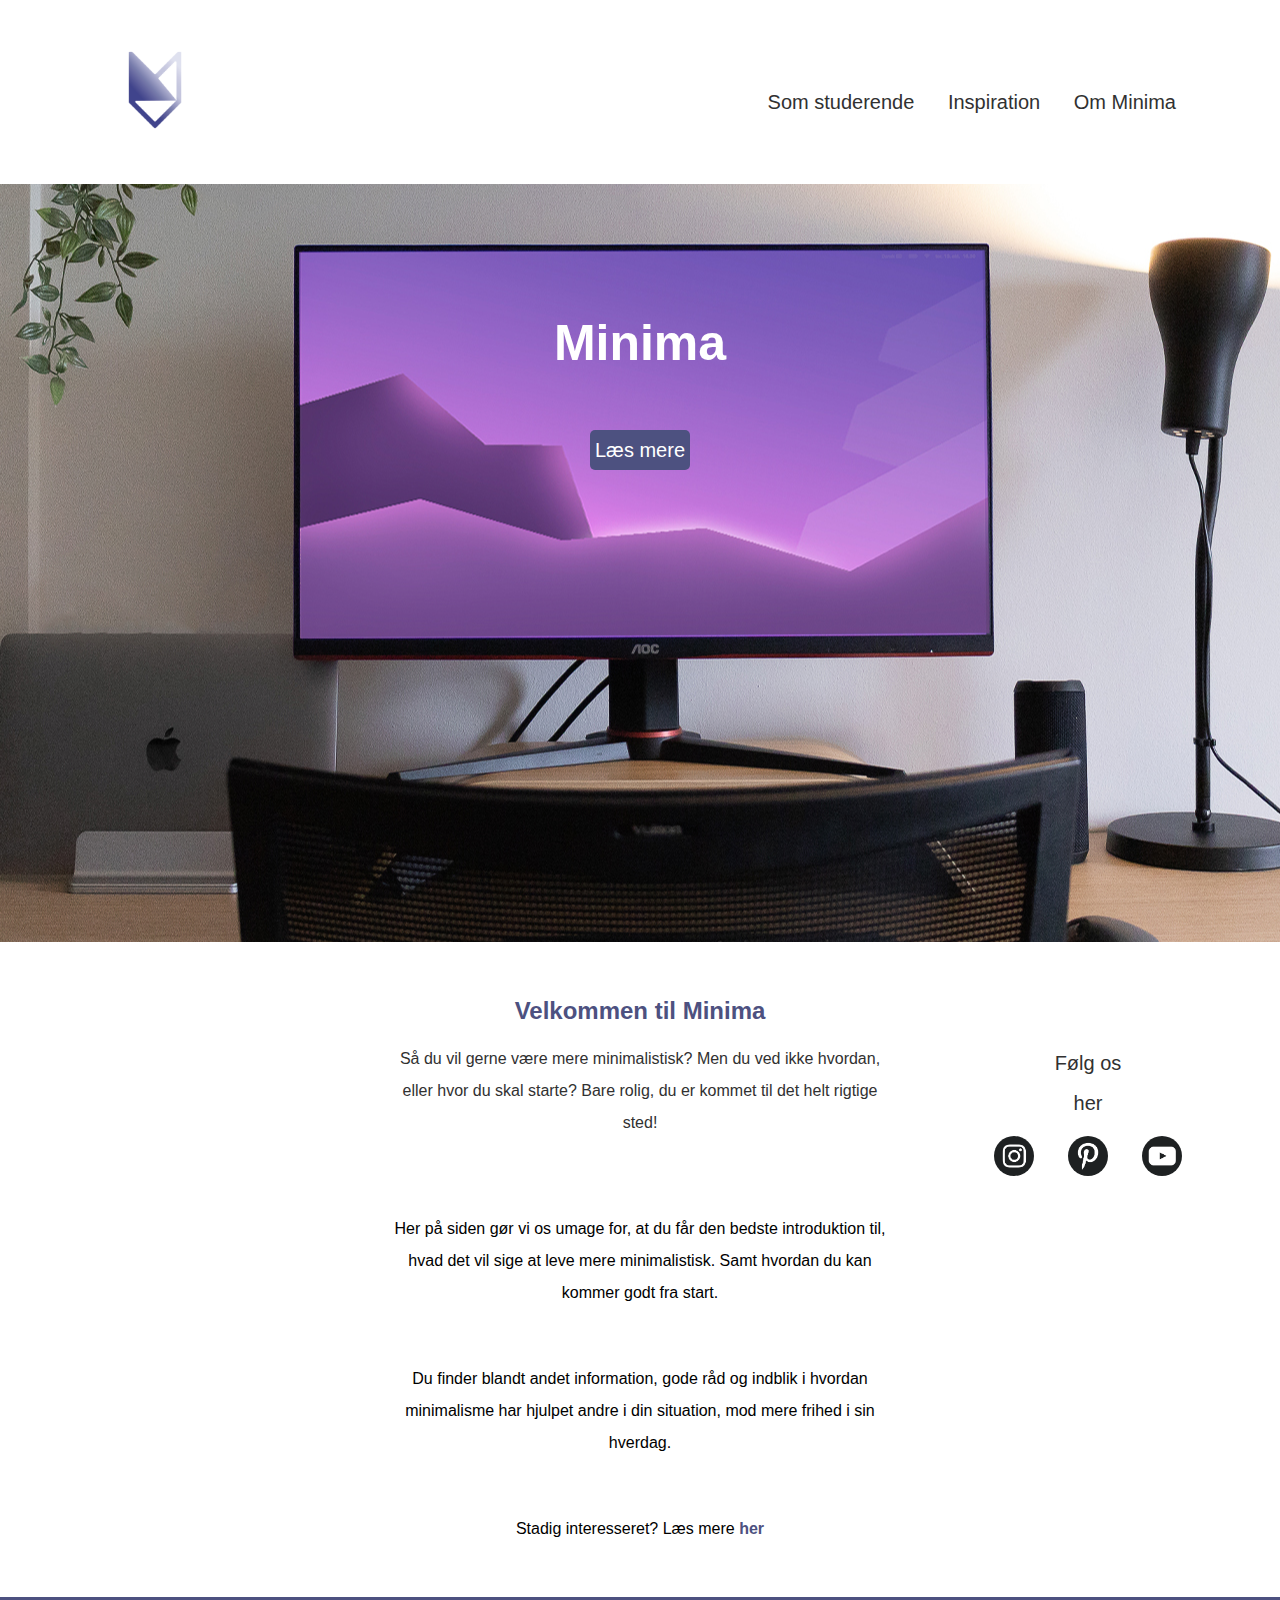
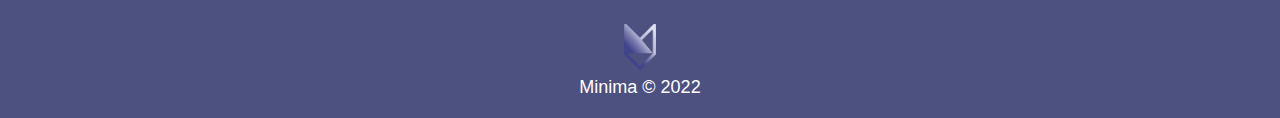
<file: index.html>
<!DOCTYPE html>
<html lang="en">
<head>
    <meta charset="UTF-8">
    <meta http-equiv="X-UA-Compatible" content="IE=edge">
    <meta name="viewport" content="width=device-width, initial-scale=1.0">
    <meta name="keywords" content="minimalisme, minimalist, organisering, hvad er minimalisme, hvordan bliver jeg minimalist, struktur, minima, frihed, overskud, fordelene ved minimalisme">
    <meta name="author" content="Minima">
    <meta name="description" content="Gode råd og tips til hvordan minimalisme kan hjælpe dig mod en overskuelig, struktureret og fokuseret hverdag.">
    <meta name="geo-placename" content="Aarhus">
    <meta property="og:type" content="website">
    <meta property="og:title" content="Minima - Kickstart din minilistiske livvstil her">
    <meta property="og:url" content="https://magnusbruun.dk/"> 
    <meta property="og:site_name" content="Minima - Online magasin">
    <link rel="stylesheet" href="css/style.css">
    <link rel="shortcut icon" type="image/png" href="./img/Favicon/Tegnebræt-1.png">
    <title>Minima - Online Magasin</title>
</head>
<body class="Forside">
    <header class="mainheader">
        <a href="./index.html" class="logo-HVM"><img class="logo" src="./img/Logo/Tegnebræt-1.png" alt="Minimalisme"></a>

        <nav class="mainMenu">
            <ul>
                <li><a href="#">Som studerende</a>
                    <ul>
                        <li><a href="./Hvad-er-mimimalisme.html">Hvad er minimalisme</a></li>
                        <li><a href="#">Ugens eksempel</a></li>
                    </ul>
                </li>
                <li><a href="#">Inspiration</a>
                    <ul>
                        <li><a href="#">5 gode råd</a></li>
                        <li><a href="./Video.html">Video</a></li>
                    </ul>
                </li>
                <li><a href="./Om-minima.html">Om Minima</a></li>
            </ul>
        </nav>
    </header>

    <section class="forside-billede">
        <h1>Minima</h1>
        <a class="button" href="#om-minima">Læs mere</a>
    </section>
    
    <section class="mainSection">
        <article>
            <h2 id="om-minima"> Velkommen til Minima</h2>
        <p>Så du vil gerne være mere minimalistisk? Men du ved ikke hvordan, eller hvor du skal starte? Bare rolig, du er kommet til det helt rigtige sted!</p>
        
        <aside class="some-iconer">
            <p>Følg os her</p>
            <ul>
                <li><a id="insta-forside" href="https://www.instagram.com"><img src="./img/some/insta/insta-stor.png" alt="instagram"></a></li>
                <li><a id="pinterest-forside" href="https://www.pinterest.dk"></a><img src="./img/some/pinterest/pinterest-stor.png" alt="pinterest"> </li>
                <li><a id="youtube-forside" href="https://www.youtube.com/channel/UCGQt71ytcYPdQrV-82kgR-A"></a><img src="./img/some/youtube/youtube-stor.png" alt="youtube"> </li>
            </ul>
        </aside>
        </article>

        <article class="secondSection">
            <p>Her på siden gør vi os umage for, at du får den bedste introduktion til, hvad det vil sige at leve mere minimalistisk. Samt hvordan du kan kommer godt fra start.</p>
            <p>Du finder blandt andet information, gode råd og indblik i hvordan minimalisme har hjulpet andre i din situation, mod mere frihed i sin hverdag. </p>
            <p>Stadig interesseret? Læs mere <a class="link-HVM" href="./Hvad-er-mimimalisme.html">her</a></p>
        </article>
    </section>

    <footer class="footer-forside">
        <a href="./index.html"><img class="footer-logo-forside" src="./img/Logo/Tegnebræt-1.png" alt="Minimalisme"></a>
        <p>Minima © 2022</p>
    </footer>

</body>
</html>
</file>
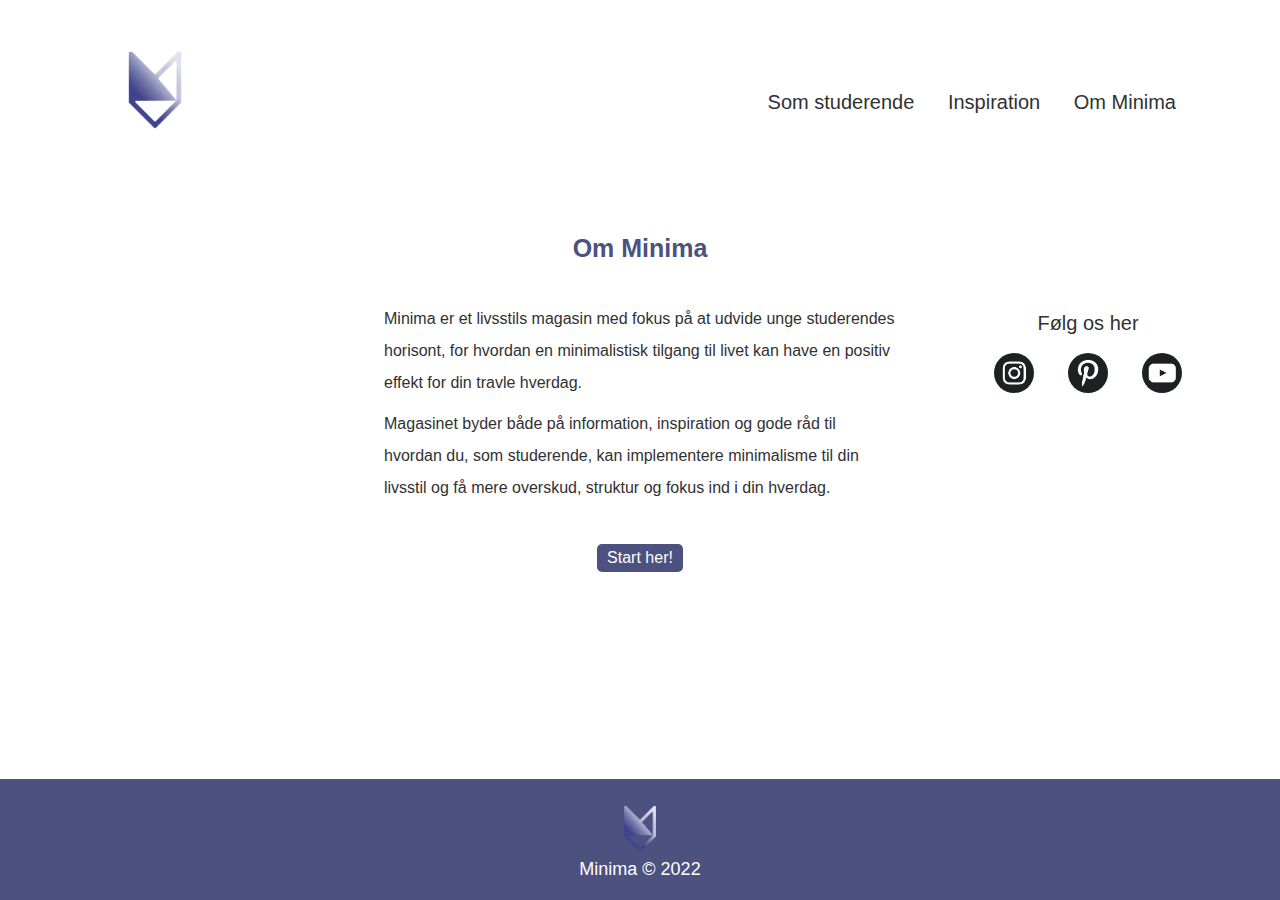
<file: Om-minima.html>
<!DOCTYPE html>
<html lang="en">
<head>
    <meta charset="UTF-8">
    <meta http-equiv="X-UA-Compatible" content="IE=edge">
    <meta name="viewport" content="width=device-width, initial-scale=1.0">
    <meta name="keywords" content="minimalisme, minimalist, organisering, hvad er minimalisme, hvordan bliver jeg minimalist, struktur, minima, frihed, overskud, fordelene ved minimalisme">
    <meta name="author" content="Minima">
    <meta name="description" content="Hvad er Minima? Vi er et online magasin, som hjælper unge og studerende med en travl hverdag, blive informeret om minimalismens positive effekt.">
    <meta name="geo-placename" content="Aarhus">
    <meta property="og:type" content="website">
    <meta property="og:title" content="Minima - Kickstart din minilistiske livvstil her">
    <meta property="og:url" content="https://magnusbruun.dk/"> 
    <meta property="og:site_name" content="Minima - Online magasin">
    <link rel="stylesheet" href="css/style.css">
    <link rel="shortcut icon" type="image/png" href="./img/Favicon/Tegnebræt-1.png">
    <title>Minima - Om Minima</title>
</head>
<body>
    <header class="mainheader">
        <a href="./index.html" class="logo-HVM"><img class="logo" src="./img/Logo/Tegnebræt-1.png" alt=""></a>
        <nav class="mainMenu">
            <ul>
                <li><a href="#">Som studerende</a>
                    <ul>
                        <li><a href="./Hvad-er-mimimalisme.html">Hvad er minimalisme</a></li>
                        <li><a href="#">Ugens eksempel</a></li>
                    </ul>
                </li>
                <li><a href="#">Inspiration</a>
                    <ul>
                        <li><a href="#">5 gode råd</a></li>
                        <li><a href="./Video.html">Video</a></li>
                    </ul>
                </li>
                <li><a href="#">Om Minima</a></li>
            </ul>
        </nav>
    </header>

    <section class="mainOverskrift-Om">
        <h1>Om Minima</h1>
    </section>
    
    <section class="mainSection-Om">
        <p>Minima er et livsstils magasin med fokus på at udvide unge studerendes horisont, for hvordan en minimalistisk tilgang til livet kan have en positiv effekt for din travle hverdag.</p>

        <aside class="some-iconer-Om">
            <p>Følg os her</p>
            <ul>
                <li><a id="insta" href="https://www.instagram.com"><img src="./img/some/insta/insta-stor.png" alt="instagram"></a></li>
                <li><a id="pinterest" href="https://www.pinterest.dk"></a> <img src="./img/some/pinterest/pinterest-stor.png" alt="pinterest"> </li>
                <li><a id="youtube" href="https://www.youtube.com/channel/UCGQt71ytcYPdQrV-82kgR-A"></a> <img src="./img/some/youtube/youtube-stor.png" alt="youtube"> </li>
            </ul>
        </aside>
    </section>

    <section class="under-section">
        <p>Magasinet byder både på information, inspiration og gode råd til hvordan du, som studerende, kan implementere minimalisme til din livsstil og få mere overskud, struktur og fokus ind i din hverdag.</p>
    </section>

    <section class="inspiration-Om">
        <a href="./Hvad-er-mimimalisme.html">Start her!</a>
    </section>

    <footer class="footer-Om">
        <a href="./index.html"><img class="logo-Om" src="./img/Logo/Tegnebræt-1.png" alt="logo"></a>
        <p>Minima © 2022</p>
    </footer>

</body>
</html>
</file>
<file: css/style.css>
* {
    margin: 0;
    padding: 0px;
    background-color: white;
    color: #313131;
    font-family: 'Catamaran', sans-serif;
    scroll-behavior: smooth;
}

body {
    min-height: 100vh;
    display: flex;
    flex-direction: column;
}

header {
    display: flex;
    justify-content: flex-end;
    align-items: center;
    padding: 40px 40px;
}

/*Menubar*/
.logo {
    cursor: pointer;
    margin-right: auto;
    margin-left: 5%;
    width: 100px;
}

nav ul {
    float: right;
    font-size: 20px;
    margin-right: 50px;
    padding-top: 20px
}

nav ul li {
    display: inline-block;
    list-style: none;
    position: relative;
}

nav ul li a {
    display: block;
    padding: 10px 14px;
    text-decoration: none;
}

nav ul li a:hover {
    color: white;
    transition: all 0.5s ease 0s;
    background-color: #4D5180;
}

nav ul li ul {
    display: none;
    position: absolute;
}

nav ul li:hover ul {
    display: block;
}

nav ul li ul li {
    width: 180px;
}

nav ul li ul li a {
    padding: 8px 14px;
    font-size: 18px; 
}

nav ul li ul li a:hover {
    color: white;
    transition: all 0.5s ease 0s;
}

/*forside-billede*/
.forside-billede {
    background-image: url(../img/Forside/Minima\ forsidebillede1.jpg);
    padding: 350px;
    width: auto;
    background-repeat: no-repeat;
    background-position: center;
}

.forside-billede h1 {
    font-size: 50px;
    background-color: transparent;
    display: flex;
    position: relative;
    justify-content: center;
    bottom: 220px;
    color: white;
    cursor: default;
}

.forside-billede a {
    border-color: transparent;
    background-color: #4D5180;
    border-radius: 5px;
    text-decoration: none;
    position: absolute;
    color:white;
    display: grid;
    margin: auto;
    left: 0;
    right: 0;
    top: 0px;
    bottom: 0px;
    place-items: center;
    height: 40px;
    width: 100px;
    font-size: 20px;
    font-weight: 500;
}

.forside-billede a:hover {
    background-color: white;
    color: #4D5180;
    border-radius: 20px;
    transition: all 0.5s ease 0s;
}

/*mainSection*/
.mainSection h2 {
    margin: auto;
    padding: 5px;
    text-align: center;
    margin-top: 50px;
    cursor: default; 
    color: #4D5180;
}

.mainSection p {
    border: 3px solid transparent;
    position: absolute;
    line-height: 2;
    text-align: center;
    margin-left: 30%;
    margin-right: 30%;
    margin-top: 10px;
    font-weight: 300;
}

.secondSection p {
    border: 2px solid transparent;
    position: relative;
    color: black;
    margin-top: 30px;
    text-align: center;
    margin-left: 30%;
    margin-right: 30%;
    margin-bottom: 50px;
    font-weight: 300;
}

.link-HVM {
    color: #4D5180;
    font-weight: 600;
    text-decoration: none;
}

.link-HVM:hover {
    text-decoration: underline;
    color: #7276a1;
    transition: all 0.5s ease 0s;
}

/*SoMe iconer*/
.some-iconer {
    font-size: 20px;
    position: relative;
    margin-left: 75%;
    margin-right: 5%;
}

.some-iconer p {
    position: relative;
    cursor: default;
    display: flex;
    justify-content: center;
}

.some-iconer ul {
    display: flex;
    justify-content: space-evenly;
}

.some-iconer li {
    list-style: none;
    padding-top: 10px;
}

.some-iconer a {
    text-decoration: none;
}    

.some-iconer img {
    border-radius: 20px;
    cursor: pointer;
    width: 40px;
}

/*footer*/
.footer-forside {
    margin-top: auto;
    margin-left: 0;
    padding: 20px;
    background-color: #4D5180;
}

.footer-forside p {
    background-color: transparent;
    color: white;
    display: flex;
    justify-content: center;
    font-size: 18px;
    cursor: default;
}

.footer-logo-forside {
    display: flex;
    justify-content: center;
    margin: auto;
    background-color: transparent;
    width: 60px;
}


/*Hvad er minimalisme (Artikel)*/

.logo-HVM {
    cursor: pointer;
    margin-right: auto;
    margin-left: 5%;
}

/*mainSection*/
.mainOverskrift-HVM h1 {
    font-size: 25px;
    display: flex;
    justify-content: center;
    color: #4D5180;
    cursor: default;
    padding-top: 50px;
}

.mainSection-HVM p {
    position: absolute;
    line-height: 2;
    margin-left: 30%;
    margin-right: 30%;
    margin-top: 40px;
    background-color: transparent;
    display: flex;
    justify-content: center;
    font-weight: 100;
}

/*some-iconer*/
.some-iconer-HVM {
    font-size: 20px;
    position: sticky;
    top: 150px;
    margin-left: 75%;
    margin-right: 5%;
}

.some-iconer-HVM p {
    position: relative;
    cursor: default;
    display: flex;
    justify-content: center;
}

.some-iconer-HVM ul {
    display: flex;
    justify-content: space-evenly;
}

.some-iconer-HVM li {
    list-style: none;
    padding-top: 10px;
}

.some-iconer-HVM a {
    text-decoration: none;
}

.some-iconer-HVM img {
    border-radius: 20px;
    cursor: pointer;
    width: 40px;
}

/*artikel-billede*/
.artikel-billede {
    position: static;
    margin-top: 20px;
    padding-top: 30px;
    display: flex;
    justify-content: center;
    height: 400px;
}

.under-billede {
    display: flex;
    justify-content: center;
    margin-left: 30%;
    margin-right: 30%;
    margin-top: 40px;
    margin-bottom: 50px;
    line-height: 2;
    font-weight: 300;
}

.artikel-billede-2 {
    position: static;
    display: flex;
    justify-content: center;
}

.artikel-billede-2 img {
    width: 400px
}

.under-billede-2 {
    display: flex;
    justify-content: center;
    padding: 20px;
    margin-left: 30%;
    margin-right: 30%;
    margin-bottom: 20px;
    line-height: 2;
    font-weight: 300;
}

.inspiration {
    display: flex;
    justify-content: center;
    margin-bottom: 30px;
}

.inspiration a {
    background-color:#4D5180;
    text-decoration: none;
    color: white;
    padding: 5px 10px;
    border-radius: 5px;
    font-weight: 500;
}

.inspiration a:hover {
    background-color:#5e64a7;
    border-radius: 20px;
    transition: all 0.5s ease 0s;
}


/*Footer*/
.footer-HVM {
    margin-top: auto;
    margin-left: 0;
    padding: 20px;
    background-color: #4D5180;
}

.footer-HVM p {
    background-color: transparent;
    color: white;
    display: flex;
    justify-content: center;
    font-size: 18px;
    cursor: default;
}

.footer-logo-HVM {
    display: flex;
    justify-content: center;
    margin: auto;
    background-color: transparent;
    width: 60px;
}


/*Video (Artikel)*/
/*forsidebillede*/
.forside-billede-video {
    background-image: url(../img/Artikel-3/IMG_4267-2.jpg);
    background-size: 100%;
    padding: 200px;
    width: auto;
    background-repeat: no-repeat;
    background-position: center;
}

.forside-billede-video h1 {
    font-size: 50px;
    background-color: transparent;
    display: flex;
    position: relative;
    justify-content: center;
    bottom: 100px;
    color: black;
    cursor: default;
}

/*mainSection*/
.mainSection-video h2 {
    margin: auto;
    padding: 5px;
    text-align: center;
    margin-top: 60px;
    cursor: default; 
    color: #4D5180;
}

.mainSection-video p {
    display: flex;
    justify-content: center;
    position: absolute;
    padding: 20px;
    line-height: 2;
    margin-left: 30%;
    margin-right: 30%;
    margin-top: 10px;
    font-weight: 300;
    line-height: 2;
}

/*SoMe iconer*/
.some-iconer-video {
    font-size: 20px;
    position: relative;
    margin-left: 75%;
    margin-right: 5%;
}

.some-iconer-video p {
    position: relative;
    display: flex;
    justify-content: center;
}

.some-iconer-video ul {
    display: flex;
    justify-content: space-evenly;
}

.some-iconer-video li {
    list-style: none;
    padding-top: 10px;
}

.some-iconer-video a {
    text-decoration: none;
}    

.some-iconer-video img {
    cursor: pointer;
    border-radius: 20px;
    width: 40px;
}

.yt-video {
    position: relative;
    margin-top: 100px;
    margin-left: 30%;
    margin-right: 30%;
    padding: 20px;
}

.yt-video iframe {
    width: 100%;
    height: 400px;
    border: transparent;
}

.yt-video h2 {
    display: flex;
    justify-content: center;
    margin-bottom: 15px;
    color: #4D5180;
}

.video-section {
    display: flex;
    justify-content: center;
    padding: 20px;
    margin-left: 30%;
    margin-right: 30%;
    margin-bottom: 50px;
    font-weight: 300;
    line-height: 2;
}

/*footer*/
.footer-video {
    margin-top: auto;
    margin-left: 0;
    padding: 20px;
    background-color: #4D5180;
}

.footer-video p {
    background-color: transparent;
    color: white;
    display: flex;
    justify-content: center;
    font-size: 18px;
    cursor: default;
}


/*Om Minima*/
.logo-Om {
    cursor: pointer;
    margin-right: auto;
    margin-left: 5%;
}

/*mainSection*/
.mainOverskrift-Om h1 {
    font-size: 25px;
    display: flex;
    justify-content: center;
    color: #4D5180;
    cursor: default;
    padding-top: 50px;
}

.mainSection-Om p {
    position: absolute;
    line-height: 2;
    margin-left: 30%;
    margin-right: 30%;
    margin-top: 40px;
    background-color: transparent;
    display: flex;
    justify-content: center;
    font-weight: 300;
    line-height: 2;
}

/*some-iconer*/
.some-iconer-Om {
    font-size: 20px;
    position: sticky;
    top: 150px;
    margin-left: 75%;
    margin-right: 5%;
}

.some-iconer-Om p {
    position: relative;
    cursor: default;
    display: flex;
    justify-content: center;
}

.some-iconer-Om ul {
    display: flex;
    justify-content: space-evenly;
}

.some-iconer-Om li {
    list-style: none;
    padding-top: 10px;
}

.some-iconer-Om a {
    text-decoration: none;
}

.some-iconer-Om img {
    border-radius: 20px;
    cursor: pointer;
    width: 40px;
}

/*artikel-billede*/
.under-section {
    display: flex;
    justify-content: center;
    margin-left: 30%;
    margin-right: 30%;
    margin-top: 10px;
    font-weight: 300;
    line-height: 2;
}

/*footer*/
.footer-Om {
    margin-top: auto;
    margin-left: 0;
    padding: 20px;
    background-color: #4D5180;
}

.footer-Om p {
    background-color: transparent;
    color: white;
    display: flex;
    justify-content: center;
    font-size: 18px;
    cursor: default;
}

.logo-Om {
    display: flex;
    justify-content: center;
    margin: auto;
    background-color: transparent;
    width: 60px;
}

.inspiration-Om {
    display: flex;
    justify-content: center;
    margin-top: 40px;
}

.inspiration-Om button {
    background-color: #4D5180;
    border: none;
    color: white;
    font-size: 16px;
    padding: 5px 10px;
    border-radius: 5px;
    font-weight: 500;
    text-decoration: none;
    cursor: pointer;
}

.inspiration-Om a {
    background-color:#4D5180;
    text-decoration: none;
    color: white;
    padding: 5px 10px;
    border-radius: 5px;
}

.inspiration-Om a:hover {
    background-color: #5e64a7;
    border-radius: 20px;
    transition: all 0.5s ease 0s;
}
</file>
